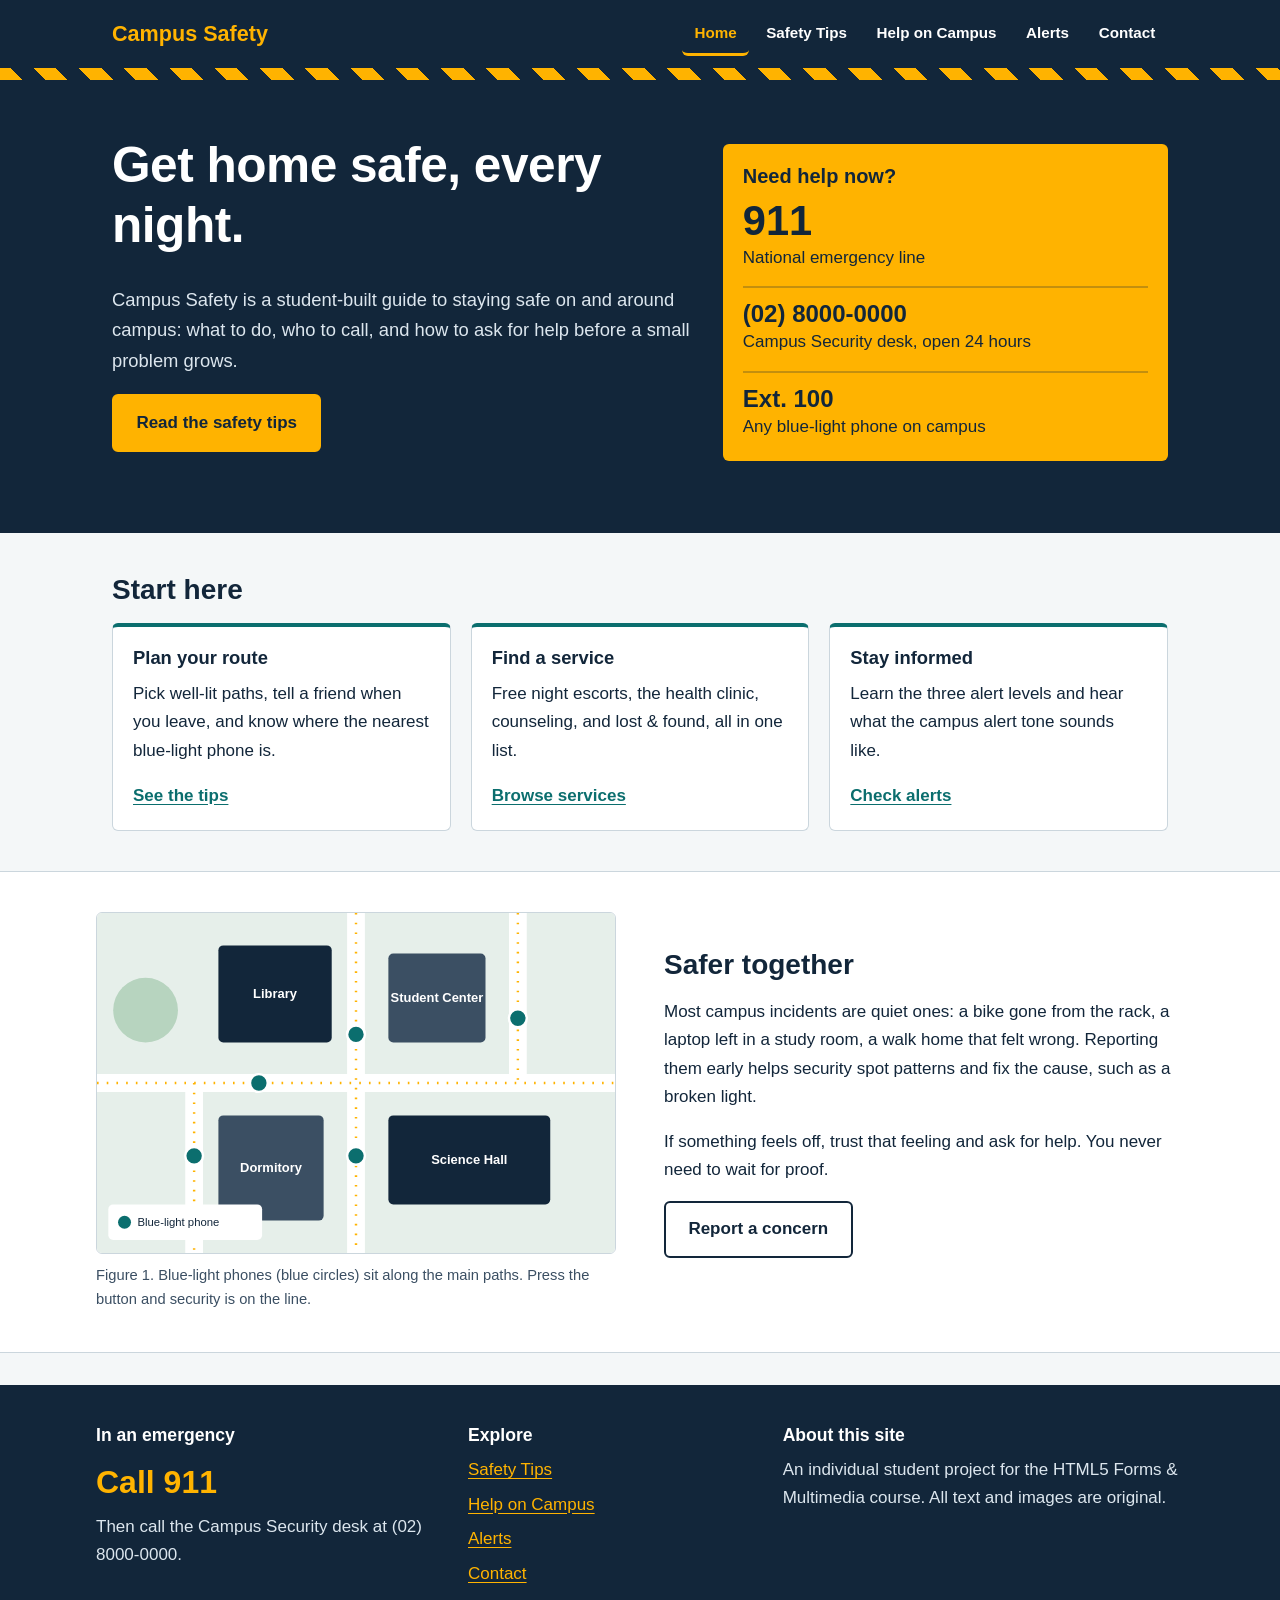
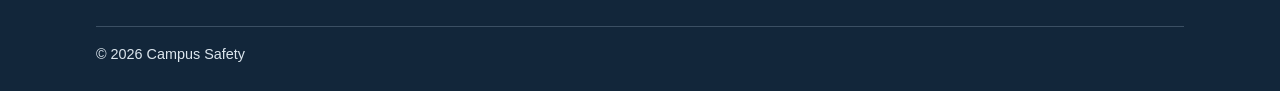
<file: index.html>
<!DOCTYPE html>
<html lang="en">
<head>
  <meta charset="UTF-8">
  <meta name="viewport" content="width=device-width, initial-scale=1">
  <meta name="description" content="A student guide to staying safe on campus.">
  <title>Home | Campus Safety</title>
  <link rel="stylesheet" href="css/style.css">
</head>
<body>
  <a class="skip-link" href="#main">Skip to main content</a>
  <header class="site-header">
    <div class="header-inner">
      <p class="brand"><a href="index.html">Campus Safety</a></p>
      <nav aria-label="Main navigation">
        <ul class="nav-list">
          <li><a href="index.html" aria-current="page">Home</a></li>
          <li><a href="safety-tips.html">Safety Tips</a></li>
          <li><a href="resources.html">Help on Campus</a></li>
          <li><a href="alerts.html">Alerts</a></li>
          <li><a href="contact.html">Contact</a></li>
        </ul>
      </nav>
    </div>
  </header>

  <main id="main">
    <section class="hero">
      <div class="hazard" aria-hidden="true"></div>
      <div class="hero-inner">
        <div class="hero-text">
          <h1>Get home safe, every night.</h1>
          <p class="lead">Campus Safety is a student-built guide to staying safe on and around campus: what to do, who to call, and how to ask for help before a small problem grows.</p>
          <p><a class="btn" href="safety-tips.html">Read the safety tips</a></p>
        </div>
        <aside class="emergency-card" aria-label="Emergency numbers">
          <h2>Need help now?</h2>
          <p class="num-row"><span class="num">911</span><span>National emergency line</span></p>
          <p class="num-row"><span class="num num-small">(02) 8000-0000</span><span>Campus Security desk, open 24 hours</span></p>
          <p class="num-row"><span class="num num-small">Ext. 100</span><span>Any blue-light phone on campus</span></p>
        </aside>
      </div>
    </section>

    <section class="section">
      <h2>Start here</h2>
      <div class="card-grid">
        <article class="card">
          <h3>Plan your route</h3>
          <p>Pick well-lit paths, tell a friend when you leave, and know where the nearest blue-light phone is.</p>
          <a class="text-link" href="safety-tips.html">See the tips</a>
        </article>
        <article class="card">
          <h3>Find a service</h3>
          <p>Free night escorts, the health clinic, counseling, and lost &amp; found, all in one list.</p>
          <a class="text-link" href="resources.html">Browse services</a>
        </article>
        <article class="card">
          <h3>Stay informed</h3>
          <p>Learn the three alert levels and hear what the campus alert tone sounds like.</p>
          <a class="text-link" href="alerts.html">Check alerts</a>
        </article>
      </div>
    </section>

    <section class="section section-alt">
      <div class="split">
        <figure class="figure">
          <img src="images/campus-map.svg" width="640" height="420" alt="Simplified campus map showing four buildings, lit walking paths, and five blue-light emergency phones placed along the paths and near the library and dormitory entrances.">
          <figcaption>Figure 1. Blue-light phones (blue circles) sit along the main paths. Press the button and security is on the line.</figcaption>
        </figure>
        <article class="split-text">
          <h2>Safer together</h2>
          <p>Most campus incidents are quiet ones: a bike gone from the rack, a laptop left in a study room, a walk home that felt wrong. Reporting them early helps security spot patterns and fix the cause, such as a broken light.</p>
          <p>If something feels off, trust that feeling and ask for help. You never need to wait for proof.</p>
          <p><a class="btn btn-outline" href="contact.html">Report a concern</a></p>
        </article>
      </div>
    </section>
  </main>

  <footer class="site-footer">
    <div class="footer-grid">
      <section>
        <h2>In an emergency</h2>
        <p class="footer-big">Call 911</p>
        <p>Then call the Campus Security desk at (02) 8000-0000.</p>
      </section>
      <section>
        <h2>Explore</h2>
        <ul class="footer-links">
          <li><a href="safety-tips.html">Safety Tips</a></li>
          <li><a href="resources.html">Help on Campus</a></li>
          <li><a href="alerts.html">Alerts</a></li>
          <li><a href="contact.html">Contact</a></li>
        </ul>
      </section>
      <section>
        <h2>About this site</h2>
        <p>An individual student project for the HTML5 Forms &amp; Multimedia course. All text and images are original.</p>
      </section>
    </div>
    <p class="copyright">&copy; 2026 Campus Safety</p>
  </footer>
</body>
</html>
</file>
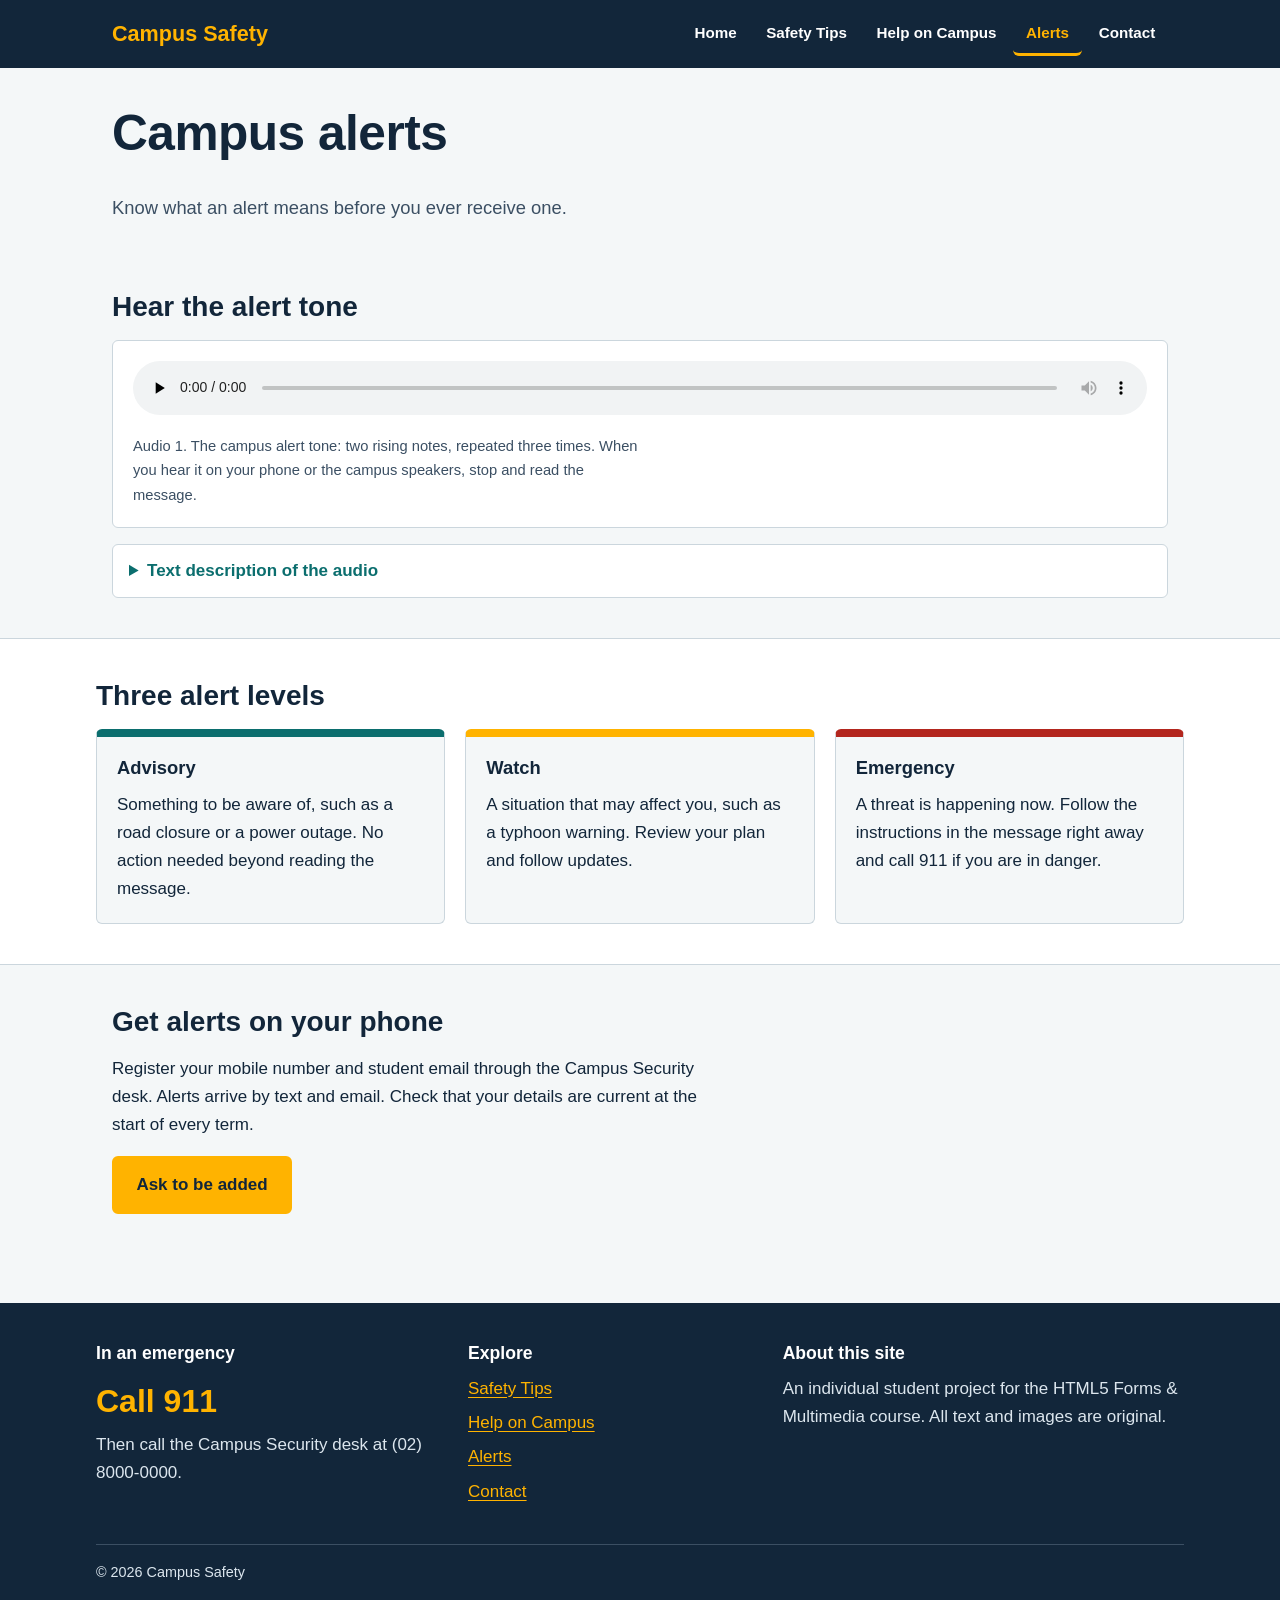
<file: html/alerts.html>
<!DOCTYPE html>
<html lang="en">
<head>
  <meta charset="UTF-8">
  <meta name="viewport" content="width=device-width, initial-scale=1">
  <meta name="description" content="Campus alert levels and the alert tone.">
  <title>Alerts | Campus Safety</title>
  <link rel="stylesheet" href="/css/style.css">
</head>
<body>
  <a class="skip-link" href="#main">Skip to main content</a>
  <header class="site-header">
    <div class="header-inner">
      <p class="brand"><a href="index.html">Campus Safety</a></p>
      <nav aria-label="Main navigation">
        <ul class="nav-list">
          <li><a href="index.html">Home</a></li>
          <li><a href="safety-tips.html">Safety Tips</a></li>
          <li><a href="resources.html">Help on Campus</a></li>
          <li><a href="alerts.html" aria-current="page">Alerts</a></li>
          <li><a href="contact.html">Contact</a></li>
        </ul>
      </nav>
    </div>
  </header>

  <main id="main">
    <section class="page-title">
      <h1>Campus alerts</h1>
      <p class="lead">Know what an alert means before you ever receive one.</p>
    </section>

    <section class="section">
      <h2>Hear the alert tone</h2>
      <figure class="media-figure">
        <audio controls preload="none">
          <source src="media/campus-alert-tone.wav" type="audio/wav">
          Your browser does not support the audio element. The tone is two rising notes repeated three times.
        </audio>
        <figcaption>Audio 1. The campus alert tone: two rising notes, repeated three times. When you hear it on your phone or the campus speakers, stop and read the message.</figcaption>
      </figure>
      <details class="transcript">
        <summary>Text description of the audio</summary>
        <p>A short chime of two rising notes, a lower note followed by a higher note. It repeats three times with a brief pause between each repeat. The whole recording lasts about six seconds.</p>
      </details>
    </section>

    <section class="section section-alt">
      <h2>Three alert levels</h2>
      <div class="card-grid">
        <article class="card level level-advisory">
          <h3>Advisory</h3>
          <p>Something to be aware of, such as a road closure or a power outage. No action needed beyond reading the message.</p>
        </article>
        <article class="card level level-watch">
          <h3>Watch</h3>
          <p>A situation that may affect you, such as a typhoon warning. Review your plan and follow updates.</p>
        </article>
        <article class="card level level-emergency">
          <h3>Emergency</h3>
          <p>A threat is happening now. Follow the instructions in the message right away and call 911 if you are in danger.</p>
        </article>
      </div>
    </section>

    <section class="section">
      <h2>Get alerts on your phone</h2>
      <p>Register your mobile number and student email through the Campus Security desk. Alerts arrive by text and email. Check that your details are current at the start of every term.</p>
      <p><a class="btn" href="contact.html">Ask to be added</a></p>
    </section>
  </main>

  <footer class="site-footer">
    <div class="footer-grid">
      <section>
        <h2>In an emergency</h2>
        <p class="footer-big">Call 911</p>
        <p>Then call the Campus Security desk at (02) 8000-0000.</p>
      </section>
      <section>
        <h2>Explore</h2>
        <ul class="footer-links">
          <li><a href="safety-tips.html">Safety Tips</a></li>
          <li><a href="resources.html">Help on Campus</a></li>
          <li><a href="alerts.html">Alerts</a></li>
          <li><a href="contact.html">Contact</a></li>
        </ul>
      </section>
      <section>
        <h2>About this site</h2>
        <p>An individual student project for the HTML5 Forms &amp; Multimedia course. All text and images are original.</p>
      </section>
    </div>
    <p class="copyright">&copy; 2026 Campus Safety</p>
  </footer>
</body>
</html>
</file>
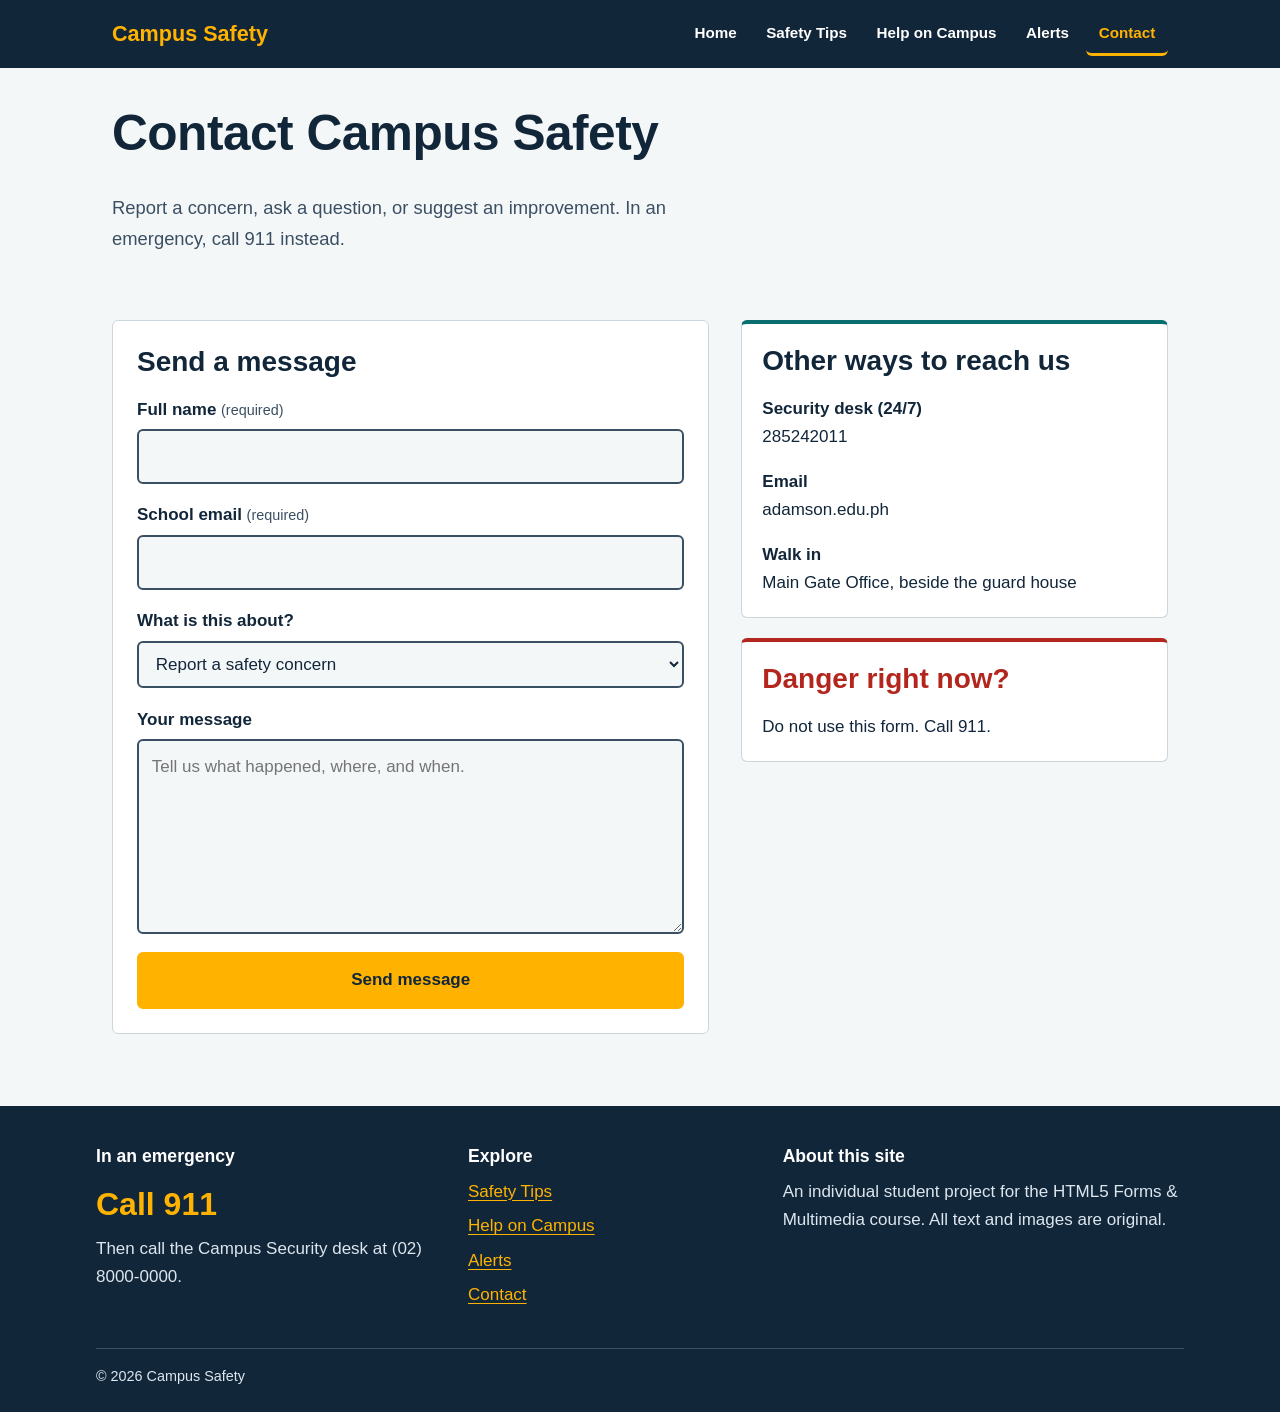
<file: html/contact.html>
<!DOCTYPE html>
<html lang="en">
<head>
  <meta charset="UTF-8">
  <meta name="viewport" content="width=device-width, initial-scale=1">
  <meta name="description" content="Contact Campus Safety to report a concern or ask a question.">
  <title>Contact | Campus Safety</title>
  <link rel="stylesheet" href="/css/style.css">
</head>
<body>
  <a class="skip-link" href="#main">Skip to main content</a>
  <header class="site-header">
    <div class="header-inner">
      <p class="brand"><a href="index.html">Campus Safety</a></p>
      <nav aria-label="Main navigation">
        <ul class="nav-list">
          <li><a href="index.html">Home</a></li>
          <li><a href="safety-tips.html">Safety Tips</a></li>
          <li><a href="resources.html">Help on Campus</a></li>
          <li><a href="alerts.html">Alerts</a></li>
          <li><a href="contact.html" aria-current="page">Contact</a></li>
        </ul>
      </nav>
    </div>
  </header>

  <main id="main">
    <section class="page-title">
      <h1>Contact Campus Safety</h1>
      <p class="lead">Report a concern, ask a question, or suggest an improvement. In an emergency, call 911 instead.</p>
    </section>

    <section class="section contact-layout">
      <form class="form" action="#" method="post">
        <h2>Send a message</h2>

        <div class="field">
          <label for="name">Full name <span class="req">(required)</span></label>
          <input type="text" id="name" name="name" autocomplete="name" required>
        </div>

        <div class="field">
          <label for="email">School email <span class="req">(required)</span></label>
          <input type="email" id="email" name="email" autocomplete="email" required>
        </div>

        <div class="field">
          <label for="topic">What is this about?</label>
          <select id="topic" name="topic">
            <option value="concern">Report a safety concern</option>
            <option value="escort">Night escort question</option>
            <option value="repair">Broken light or lock</option>
            <option value="alerts">Sign up for alerts</option>
            <option value="other">Something else</option>
          </select>
        </div>

        <div class="field">
          <label for="message">Your message</label>
          <textarea id="message" name="message" rows="6" placeholder="Tell us what happened, where, and when."></textarea>
        </div>

        <button type="submit" class="btn">Send message</button>
      </form>

      <aside class="contact-side">
        <article class="card">
          <h2>Other ways to reach us</h2>
          <p><strong>Security desk (24/7)</strong><br>285242011</p>
          <p><strong>Email</strong><br>adamson.edu.ph</p>
          <p><strong>Walk in</strong><br>Main Gate Office, beside the guard house</p>
        </article>
        <article class="card card-alert">
          <h2>Danger right now?</h2>
          <p>Do not use this form. Call 911.</p>
        </article>
      </aside>
    </section>
  </main>

  <footer class="site-footer">
    <div class="footer-grid">
      <section>
        <h2>In an emergency</h2>
        <p class="footer-big">Call 911</p>
        <p>Then call the Campus Security desk at (02) 8000-0000.</p>
      </section>
      <section>
        <h2>Explore</h2>
        <ul class="footer-links">
          <li><a href="safety-tips.html">Safety Tips</a></li>
          <li><a href="resources.html">Help on Campus</a></li>
          <li><a href="alerts.html">Alerts</a></li>
          <li><a href="contact.html">Contact</a></li>
        </ul>
      </section>
      <section>
        <h2>About this site</h2>
        <p>An individual student project for the HTML5 Forms &amp; Multimedia course. All text and images are original.</p>
      </section>
    </div>
    <p class="copyright">&copy; 2026 Campus Safety</p>
  </footer>
</body>
</html>
</file>
<file: css/style.css>
/* Campus Safety - hand-written CSS, mobile first.
   Breakpoints: phone (base), tablet 768px, desktop 1024px. */

:root {
  --ink: #12263A;
  --ink-soft: #3B4F63;
  --paper: #F4F7F8;
  --white: #FFFFFF;
  --amber: #FFB300;
  --teal: #0B6E6E;
  --teal-dark: #084F4F;
  --alert: #B3261E;
  --line: #CBD6DD;
  --font-body: "Segoe UI", Verdana, Tahoma, sans-serif;
  --font-head: "Trebuchet MS", "Segoe UI", Verdana, sans-serif;
  --radius: 6px;
  --gap: 1.25rem;
  --max: 68rem;
}

*, *::before, *::after { box-sizing: border-box; }

html { scroll-behavior: smooth; }

body {
  margin: 0;
  font-family: var(--font-body);
  font-size: 1.0625rem;
  line-height: 1.65;
  color: var(--ink);
  background: var(--paper);
}

h1, h2, h3 {
  font-family: var(--font-head);
  line-height: 1.2;
  margin: 0 0 0.6em;
  color: var(--ink);
}
h1 { font-size: 2.1rem; letter-spacing: -0.01em; }
h2 { font-size: 1.5rem; }
h3 { font-size: 1.15rem; }
p { margin: 0 0 1em; max-width: 62ch; }
ul, ol { margin: 0 0 1em; padding-left: 1.3rem; }
img { max-width: 100%; height: auto; display: block; }

a { color: var(--teal); text-underline-offset: 3px; }
a:hover { color: var(--teal-dark); text-decoration-thickness: 2px; }
a:focus-visible, button:focus-visible, input:focus-visible,
select:focus-visible, textarea:focus-visible, summary:focus-visible,
audio:focus-visible {
  outline: 3px solid var(--amber);
  outline-offset: 2px;
}

.skip-link {
  position: absolute; left: 0.5rem; top: -4rem;
  background: var(--amber); color: var(--ink);
  padding: 0.6rem 1rem; border-radius: var(--radius); z-index: 10;
}
.skip-link:focus { top: 0.5rem; }

/* ---------- Header and nav (Flexbox) ---------- */
.site-header { background: var(--ink); }
.header-inner {
  max-width: var(--max); margin: 0 auto; padding: 0.75rem 1rem;
  display: flex; flex-direction: column; gap: 0.5rem;
}
.brand { margin: 0; font-family: var(--font-head); font-size: 1.35rem; font-weight: 700; }
.brand a { color: var(--amber); text-decoration: none; }
.brand a:hover { color: var(--white); }

.nav-list {
  list-style: none; margin: 0; padding: 0;
  display: flex; flex-wrap: wrap; gap: 0.25rem;
}
.nav-list a {
  display: block; padding: 0.5rem 0.8rem; border-radius: var(--radius);
  color: var(--white); text-decoration: none; font-weight: 600; font-size: 0.95rem;
  border-bottom: 3px solid transparent;
}
.nav-list a:hover { background: var(--ink-soft); color: var(--white); }
.nav-list a[aria-current="page"] { border-bottom-color: var(--amber); color: var(--amber); }

/* ---------- Hero ---------- */
.hazard {
  height: 12px;
  background: repeating-linear-gradient(45deg, var(--amber) 0 16px, var(--ink) 16px 32px);
}
.hero { background: var(--ink); color: var(--white); }
.hero h1, .hero h2 { color: var(--white); }
.hero-inner {
  max-width: var(--max); margin: 0 auto; padding: 2rem 1rem 2.5rem;
  display: grid; gap: 2rem;
}
.lead { font-size: 1.15rem; color: inherit; }
.page-title .lead { color: var(--ink-soft); }
.hero .lead { color: #DCE6EE; }

.emergency-card {
  background: var(--amber); color: var(--ink);
  padding: 1.25rem; border-radius: var(--radius);
}
.emergency-card h2 { color: var(--ink); font-size: 1.25rem; }
.num-row {
  display: flex; flex-direction: column; gap: 0.1rem;
  margin: 0 0 0.9rem; max-width: none;
  padding-bottom: 0.9rem; border-bottom: 2px solid rgba(18, 38, 58, 0.25);
}
.num-row:last-child { margin-bottom: 0; padding-bottom: 0; border-bottom: 0; }
.num { font-family: var(--font-head); font-size: 2.6rem; font-weight: 800; line-height: 1; }
.num-small { font-size: 1.5rem; }

/* ---------- Layout blocks ---------- */
.section { max-width: var(--max); margin: 0 auto; padding: 2.5rem 1rem; }
.section-alt {
  max-width: none; background: var(--white);
  border-top: 1px solid var(--line); border-bottom: 1px solid var(--line);
}
.section-alt > * { max-width: var(--max); margin-left: auto; margin-right: auto; }
.page-title {
  max-width: var(--max); margin: 0 auto; padding: 2.25rem 1rem 0.5rem;
}

.card-grid { display: grid; gap: var(--gap); grid-template-columns: 1fr; }
.card {
  background: var(--white); border: 1px solid var(--line);
  border-top: 4px solid var(--teal); border-radius: var(--radius);
  padding: 1.25rem;
}
.section-alt .card { background: var(--paper); }
.card p:last-child { margin-bottom: 0; }
.meta { font-size: 0.92rem; color: var(--ink-soft); margin-top: 0.75rem; }
.text-link { font-weight: 700; }

.split { display: flex; flex-direction: column; gap: 1.75rem; }

/* ---------- Figures and media ---------- */
.figure { margin: 0; }
.figure img {
  width: 100%; border-radius: var(--radius); border: 1px solid var(--line);
  background: var(--white);
}
figcaption { font-size: 0.92rem; color: var(--ink-soft); margin-top: 0.6rem; max-width: 62ch; }
.media-figure {
  margin: 0 0 1rem; padding: 1.25rem; background: var(--white);
  border: 1px solid var(--line); border-radius: var(--radius);
}
.media-figure audio { width: 100%; }
.transcript { background: var(--white); border: 1px solid var(--line); border-radius: var(--radius); padding: 0.75rem 1rem; }
.transcript summary { cursor: pointer; font-weight: 700; color: var(--teal); }
.transcript summary:hover { color: var(--teal-dark); }
.transcript p { margin: 0.75rem 0 0; }

/* ---------- Lists ---------- */
.checklist { list-style: none; padding: 0; }
.checklist li { padding: 0.5rem 0 0.5rem 2rem; position: relative; border-bottom: 1px solid var(--line); }
.checklist li::before {
  content: ""; position: absolute; left: 0.4rem; top: 0.95rem;
  width: 0.55rem; height: 0.9rem; border: solid var(--teal);
  border-width: 0 3px 3px 0; transform: rotate(40deg);
}
.steps { counter-reset: step; list-style: none; padding: 0; display: grid; gap: 0.9rem; }
.steps li { counter-increment: step; position: relative; padding-left: 3rem; }
.steps li::before {
  content: counter(step); position: absolute; left: 0; top: 0;
  width: 2.1rem; height: 2.1rem; border-radius: 50%;
  background: var(--ink); color: var(--amber);
  display: flex; align-items: center; justify-content: center;
  font-family: var(--font-head); font-weight: 700;
}

/* ---------- Alert levels (text label + color) ---------- */
.level { border-top-width: 8px; }
.level-advisory { border-top-color: var(--teal); }
.level-watch { border-top-color: var(--amber); }
.level-emergency { border-top-color: var(--alert); }

/* ---------- Buttons ---------- */
.btn {
  display: inline-block; padding: 0.8rem 1.4rem; border: 2px solid var(--amber);
  background: var(--amber); color: var(--ink); font: inherit; font-weight: 700;
  border-radius: var(--radius); text-decoration: none; cursor: pointer;
  transition: background 0.15s, color 0.15s, border-color 0.15s;
}
.btn:hover { background: var(--ink); color: var(--amber); border-color: var(--ink); }
.btn-outline { background: transparent; border-color: var(--ink); color: var(--ink); }
.btn-outline:hover { background: var(--ink); color: var(--amber); }

/* ---------- Form (stacked on phone) ---------- */
.contact-layout { display: grid; gap: 2rem; }
.form {
  background: var(--white); border: 1px solid var(--line);
  border-radius: var(--radius); padding: 1.5rem;
}
.field { display: flex; flex-direction: column; gap: 0.35rem; margin-bottom: 1.1rem; }
label { font-weight: 700; }
.req { font-weight: 400; color: var(--ink-soft); font-size: 0.9rem; }
input, select, textarea {
  width: 100%; font: inherit; color: var(--ink);
  padding: 0.7rem 0.8rem; background: var(--paper);
  border: 2px solid var(--ink-soft); border-radius: var(--radius);
  transition: border-color 0.15s, background 0.15s;
}
input:hover, select:hover, textarea:hover { border-color: var(--ink); }
input:focus, select:focus, textarea:focus { background: var(--white); border-color: var(--teal); }
textarea { resize: vertical; min-height: 8rem; }
.form .btn { width: 100%; }
.contact-side { display: grid; gap: var(--gap); align-content: start; }
.card-alert { border-top-color: var(--alert); }
.card-alert h2 { color: var(--alert); }

/* ---------- Footer (Grid) ---------- */
.site-footer { background: var(--ink); color: #DCE6EE; margin-top: 2rem; padding: 2.5rem 1rem 1.5rem; }
.footer-grid { max-width: var(--max); margin: 0 auto; display: grid; gap: 1.75rem; }
.site-footer h2 { color: var(--white); font-size: 1.1rem; }
.site-footer a { color: var(--amber); }
.site-footer a:hover { color: var(--white); }
.footer-big { font-family: var(--font-head); font-size: 2rem; font-weight: 800; color: var(--amber); margin-bottom: 0.25rem; }
.footer-links { list-style: none; padding: 0; margin: 0; }
.footer-links li { margin-bottom: 0.4rem; }
.copyright { max-width: var(--max); margin: 2rem auto 0; padding-top: 1rem; border-top: 1px solid var(--ink-soft); font-size: 0.9rem; }

/* ---------- Tablet ---------- */
@media (min-width: 768px) {
  h1 { font-size: 2.6rem; }
  h2 { font-size: 1.75rem; }
  .header-inner { flex-direction: row; justify-content: space-between; align-items: center; }
  .card-grid { grid-template-columns: repeat(2, 1fr); }
  .footer-grid { grid-template-columns: repeat(2, 1fr); }
  .num-row { flex-direction: row; align-items: baseline; gap: 1rem; }
  .num { min-width: 4.5ch; }
}

/* ---------- Desktop ---------- */
@media (min-width: 1024px) {
  h1 { font-size: 3.1rem; }
  .hero-inner { grid-template-columns: 1.3fr 1fr; align-items: center; padding: 3.5rem 1rem 4rem; }
  .card-grid { grid-template-columns: repeat(3, 1fr); }
  .split { flex-direction: row; align-items: center; gap: 3rem; }
  .split > * { flex: 1 1 0; }
  .contact-layout { grid-template-columns: 1.4fr 1fr; align-items: start; }
  .footer-grid { grid-template-columns: 1.2fr 1fr 1.4fr; }
  .num-row { flex-direction: column; gap: 0.1rem; }
}

@media (prefers-reduced-motion: reduce) {
  html { scroll-behavior: auto; }
  * { transition: none !important; }
}
</file>
